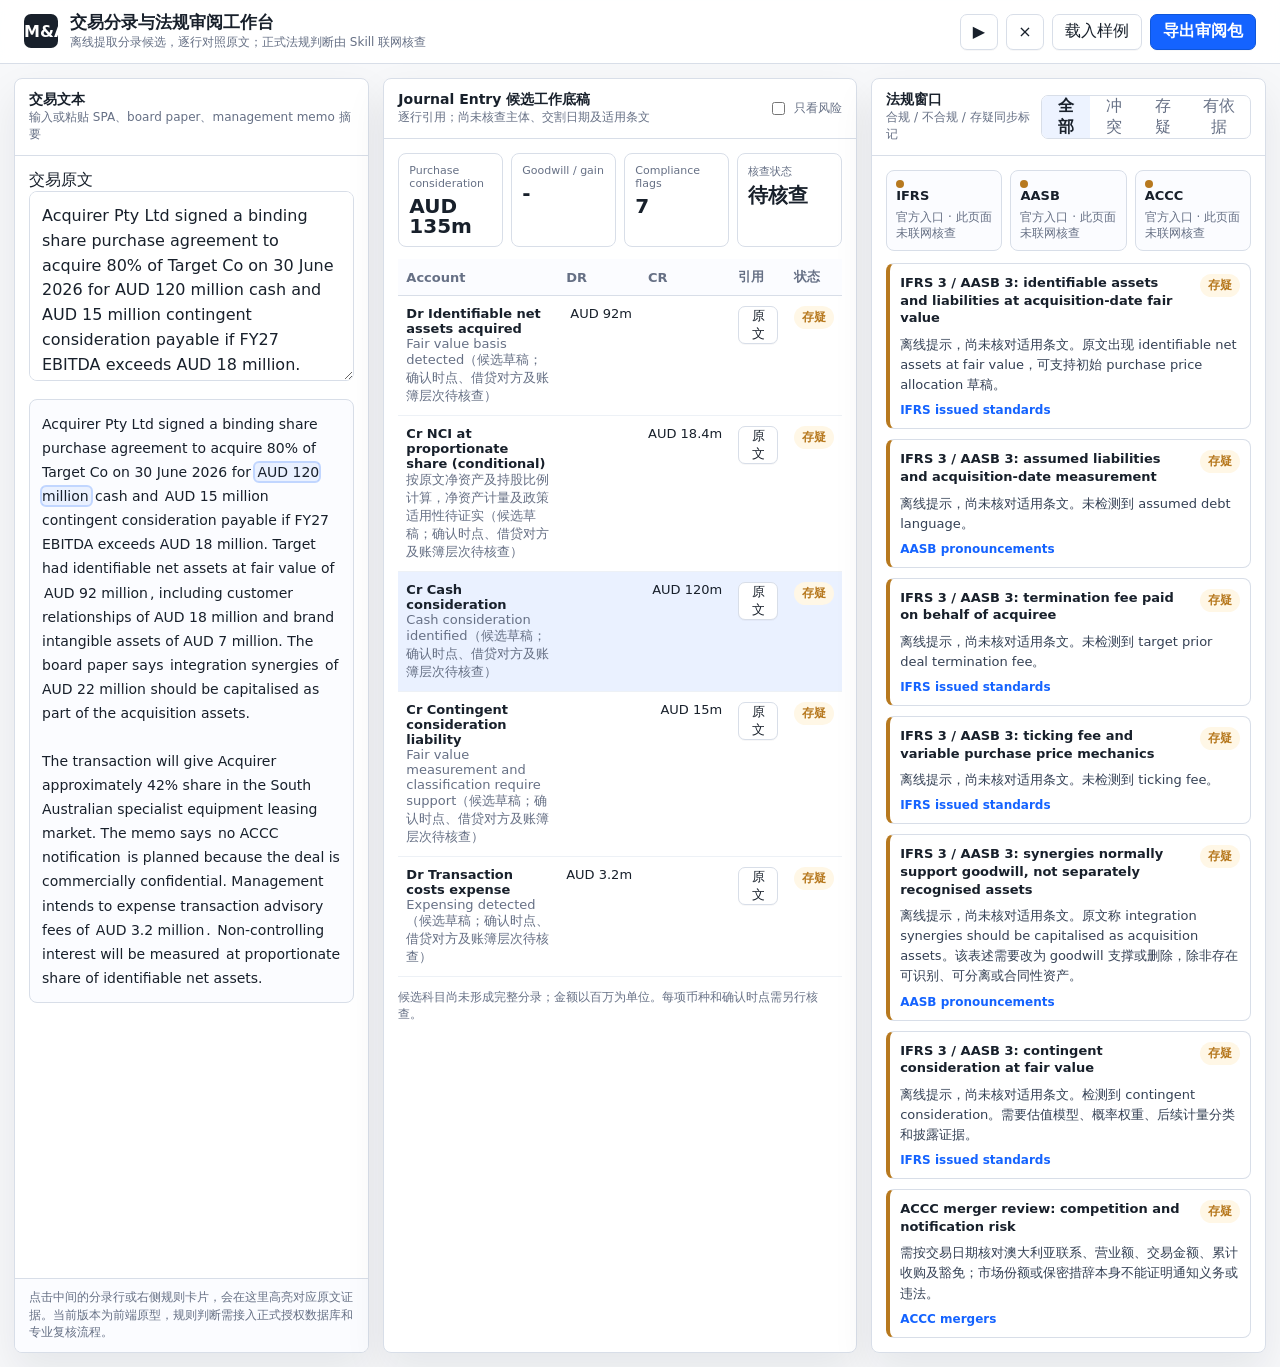
<file: financial-workbench/assets/ma-analysis-ui.html>
<!doctype html>
<html lang="zh-CN">
<head>
  <meta charset="utf-8" />
  <meta name="viewport" content="width=device-width, initial-scale=1" />
  <title>M&A Journal Entry Compliance Workspace</title>
  <style>
    :root {
      color-scheme: light;
      --bg: #f7f8fa;
      --panel: #ffffff;
      --ink: #18202b;
      --muted: #667085;
      --line: #d8dee8;
      --blue: #1463ff;
      --green: #11875d;
      --red: #c43d3d;
      --amber: #b7791f;
      --violet: #6554c0;
      --soft-blue: #eaf1ff;
      --soft-green: #eaf8f2;
      --soft-red: #fff0ef;
      --soft-amber: #fff7e6;
      --shadow: 0 18px 42px rgba(16, 24, 40, .08);
      font-family: Inter, ui-sans-serif, system-ui, -apple-system, BlinkMacSystemFont, "Segoe UI", sans-serif;
    }

    * { box-sizing: border-box; }
    body {
      margin: 0;
      min-height: 100vh;
      color: var(--ink);
      background: var(--bg);
    }

    button, textarea, input, select { font: inherit; }
    button { cursor: pointer; }

    .app {
      min-height: 100vh;
      display: grid;
      grid-template-rows: auto 1fr;
    }

    header {
      min-height: 64px;
      display: flex;
      align-items: center;
      justify-content: space-between;
      gap: 18px;
      padding: 0 24px;
      border-bottom: 1px solid var(--line);
      background: rgba(255,255,255,.9);
      backdrop-filter: blur(10px);
      position: sticky;
      top: 0;
      z-index: 20;
    }

    .brand {
      display: flex;
      align-items: center;
      gap: 12px;
      min-width: 0;
    }

    .mark {
      width: 34px;
      height: 34px;
      border-radius: 7px;
      background: #18202b;
      color: white;
      display: grid;
      place-items: center;
      font-weight: 800;
      letter-spacing: 0;
    }

    h1 {
      margin: 0;
      font-size: 17px;
      line-height: 1.2;
      letter-spacing: 0;
    }

    .sub {
      color: var(--muted);
      font-size: 12px;
      margin-top: 2px;
      white-space: nowrap;
      overflow: hidden;
      text-overflow: ellipsis;
    }

    .toolbar {
      display: flex;
      align-items: center;
      gap: 8px;
      flex-wrap: wrap;
      justify-content: flex-end;
    }

    .icon-btn, .pill, .primary {
      border: 1px solid var(--line);
      background: #fff;
      color: var(--ink);
      border-radius: 7px;
      min-height: 36px;
      display: inline-flex;
      align-items: center;
      gap: 8px;
      padding: 0 12px;
      box-shadow: 0 1px 0 rgba(16,24,40,.03);
    }

    .icon-btn {
      width: 38px;
      padding: 0;
      justify-content: center;
    }

    .primary {
      border-color: #0f56d9;
      background: var(--blue);
      color: #fff;
      font-weight: 700;
    }

    .workspace {
      display: grid;
      grid-template-columns: minmax(320px, .9fr) minmax(440px, 1.2fr) minmax(360px, 1fr);
      gap: 14px;
      padding: 14px;
      min-height: 0;
    }

    .panel {
      background: var(--panel);
      border: 1px solid var(--line);
      border-radius: 8px;
      min-height: 0;
      box-shadow: var(--shadow);
      display: flex;
      flex-direction: column;
      overflow: hidden;
    }

    .panel-head {
      min-height: 52px;
      padding: 12px 14px;
      border-bottom: 1px solid var(--line);
      display: flex;
      align-items: center;
      justify-content: space-between;
      gap: 10px;
    }

    .panel-title {
      font-size: 14px;
      font-weight: 800;
      letter-spacing: 0;
    }

    .panel-tools {
      display: flex;
      align-items: center;
      gap: 8px;
      color: var(--muted);
      font-size: 12px;
    }

    .body {
      padding: 14px;
      overflow: auto;
      min-height: 0;
      flex: 1;
    }

    textarea {
      width: 100%;
      min-height: 190px;
      resize: vertical;
      border: 1px solid var(--line);
      border-radius: 8px;
      padding: 12px;
      color: var(--ink);
      line-height: 1.55;
      outline: none;
    }

    textarea:focus { border-color: var(--blue); box-shadow: 0 0 0 3px rgba(20, 99, 255, .12); }

    .source-view {
      margin-top: 14px;
      border: 1px solid var(--line);
      border-radius: 8px;
      min-height: 210px;
      padding: 12px;
      line-height: 1.72;
      background: #fbfcff;
      font-size: 14px;
    }

    .source-seg {
      border-radius: 4px;
      padding: 1px 2px;
      transition: background .16s ease, outline .16s ease;
    }

    .source-seg.is-active { background: var(--soft-blue); outline: 2px solid rgba(20, 99, 255, .25); }
    .source-seg.is-compliant { background: var(--soft-green); }
    .source-seg.is-risk { background: var(--soft-red); }
    .source-seg.is-question { background: var(--soft-amber); }

    .summary-grid {
      display: grid;
      grid-template-columns: repeat(4, minmax(0, 1fr));
      gap: 8px;
      margin-bottom: 12px;
    }

    .metric {
      border: 1px solid var(--line);
      border-radius: 8px;
      padding: 10px;
      min-height: 74px;
      background: #fff;
    }

    .metric label {
      display: block;
      font-size: 11px;
      color: var(--muted);
      margin-bottom: 6px;
    }

    .metric strong {
      display: block;
      font-size: 20px;
      line-height: 1;
      letter-spacing: 0;
    }

    table {
      width: 100%;
      border-collapse: separate;
      border-spacing: 0;
      font-size: 13px;
    }

    th {
      text-align: left;
      color: var(--muted);
      font-weight: 700;
      border-bottom: 1px solid var(--line);
      padding: 9px 8px;
      background: #fbfcff;
      position: sticky;
      top: 0;
      z-index: 1;
    }

    td {
      border-bottom: 1px solid #edf1f6;
      padding: 10px 8px;
      vertical-align: top;
    }

    tr { transition: background .14s ease; }
    tr:hover, tr.is-selected { background: var(--soft-blue); }

    .amount {
      text-align: right;
      font-variant-numeric: tabular-nums;
      white-space: nowrap;
    }

    .tag {
      display: inline-flex;
      align-items: center;
      gap: 6px;
      padding: 3px 8px;
      border-radius: 999px;
      font-size: 12px;
      font-weight: 700;
      white-space: nowrap;
    }

    .tag.ok { color: var(--green); background: var(--soft-green); }
    .tag.bad { color: var(--red); background: var(--soft-red); }
    .tag.ask { color: var(--amber); background: var(--soft-amber); }
    .tag.info { color: var(--violet); background: #f0edff; }

    .tabs {
      display: inline-flex;
      border: 1px solid var(--line);
      border-radius: 7px;
      overflow: hidden;
      background: #fff;
    }

    .tabs button {
      border: 0;
      background: transparent;
      min-height: 31px;
      padding: 0 10px;
      color: var(--muted);
    }

    .tabs button.active {
      color: var(--ink);
      background: #edf3ff;
      font-weight: 800;
    }

    .rule-list {
      display: grid;
      gap: 10px;
    }

    .rule {
      border: 1px solid var(--line);
      border-left: 4px solid var(--blue);
      border-radius: 8px;
      padding: 10px;
      background: #fff;
    }

    .rule.bad { border-left-color: var(--red); }
    .rule.ok { border-left-color: var(--green); }
    .rule.ask { border-left-color: var(--amber); }

    .rule-top {
      display: flex;
      align-items: flex-start;
      justify-content: space-between;
      gap: 10px;
      margin-bottom: 8px;
    }

    .rule h3 {
      font-size: 13px;
      margin: 0;
      line-height: 1.35;
      letter-spacing: 0;
    }

    .rule p {
      margin: 0;
      color: #344054;
      font-size: 13px;
      line-height: 1.55;
    }

    .rule a {
      display: inline-flex;
      color: var(--blue);
      text-decoration: none;
      font-weight: 700;
      margin-top: 8px;
      font-size: 12px;
    }

    .connector-grid {
      display: grid;
      grid-template-columns: repeat(3, minmax(0, 1fr));
      gap: 8px;
      margin-bottom: 12px;
    }

    .connector {
      border: 1px solid var(--line);
      border-radius: 8px;
      padding: 9px;
      min-height: 78px;
      background: #fbfcff;
    }

    .connector strong {
      display: block;
      font-size: 13px;
      margin-bottom: 6px;
    }

    .connector span {
      color: var(--muted);
      font-size: 12px;
      line-height: 1.35;
      display: block;
    }

    .status-dot {
      width: 8px;
      height: 8px;
      border-radius: 50%;
      background: var(--amber);
      display: inline-block;
      margin-right: 6px;
    }

    .footer-note {
      color: var(--muted);
      font-size: 12px;
      line-height: 1.45;
      border-top: 1px solid var(--line);
      padding: 10px 14px;
      background: #fbfcff;
    }

    .split {
      display: flex;
      gap: 8px;
      align-items: center;
      flex-wrap: wrap;
    }

    .switch {
      display: inline-flex;
      align-items: center;
      gap: 6px;
      color: var(--muted);
      font-size: 12px;
      user-select: none;
    }

    .switch input { accent-color: var(--blue); }

    @media (max-width: 1180px) {
      .workspace { grid-template-columns: 1fr; }
      .panel { min-height: 440px; }
      header { align-items: flex-start; height: auto; padding: 12px 14px; flex-direction: column; }
      .toolbar { justify-content: flex-start; }
    }

    @media (max-width: 680px) {
      .workspace { padding: 8px; }
      .summary-grid, .connector-grid { grid-template-columns: repeat(2, minmax(0, 1fr)); }
      .body { overflow-x: auto; }
      table { min-width: 560px; }
      .panel { min-width: 0; }
      .panel-head { flex-wrap: wrap; }
      .panel-tools { overflow-wrap: anywhere; }
      .brand { align-items: flex-start; }
    }
  </style>
</head>
<body>
  <div class="app">
    <header>
      <div class="brand">
        <div class="mark">M&A</div>
        <div>
          <h1>交易分录与法规审阅工作台</h1>
          <div class="sub">离线提取分录候选，逐行对照原文；正式法规判断由 Skill 联网核查</div>
        </div>
      </div>
      <div class="toolbar">
        <button class="icon-btn" id="playBtn" title="暂停/恢复实时分析" aria-label="暂停/恢复实时分析">▶</button>
        <button class="icon-btn" id="clearBtn" title="清空输入" aria-label="清空输入">×</button>
        <button class="pill" id="sampleBtn">载入样例</button>
        <button class="primary" id="exportBtn">导出审阅包</button>
      </div>
    </header>

    <main class="workspace">
      <section class="panel">
        <div class="panel-head">
          <div>
            <div class="panel-title">交易文本</div>
            <div class="panel-tools">输入或粘贴 SPA、board paper、management memo 摘要</div>
          </div>
        </div>
        <div class="body">
          <label for="dealText">交易原文</label>
          <textarea id="dealText" spellcheck="false"></textarea>
          <div class="source-view" id="sourceView"></div>
        </div>
        <div class="footer-note">点击中间的分录行或右侧规则卡片，会在这里高亮对应原文证据。当前版本为前端原型，规则判断需接入正式授权数据库和专业复核流程。</div>
      </section>

      <section class="panel">
        <div class="panel-head">
          <div>
            <div class="panel-title">Journal Entry 候选工作底稿</div>
            <div class="panel-tools">逐行引用；尚未核查主体、交割日期及适用条文</div>
          </div>
          <label class="switch"><input type="checkbox" id="showOnlyIssues"> 只看风险</label>
        </div>
        <div class="body">
          <div class="summary-grid">
            <div class="metric"><label>Purchase consideration</label><strong id="metricPrice">-</strong></div>
            <div class="metric"><label>Goodwill / gain</label><strong id="metricGoodwill">-</strong></div>
            <div class="metric"><label>Compliance flags</label><strong id="metricFlags">0</strong></div>
            <div class="metric"><label>核查状态</label><strong id="metricConfidence">待核查</strong></div>
          </div>
          <table aria-label="Journal entries">
            <thead>
              <tr>
                <th>Account</th>
                <th>DR</th>
                <th>CR</th>
                <th>引用</th>
                <th>状态</th>
              </tr>
            </thead>
            <tbody id="entryRows"></tbody>
          </table>
          <p class="panel-tools">候选科目尚未形成完整分录；金额以百万为单位。每项币种和确认时点需另行核查。</p>
        </div>
      </section>

      <section class="panel">
        <div class="panel-head">
          <div>
            <div class="panel-title">法规窗口</div>
            <div class="panel-tools">合规 / 不合规 / 存疑同步标记</div>
          </div>
          <div class="tabs" role="tablist">
            <button class="active" data-tab="all">全部</button>
            <button data-tab="bad">冲突</button>
            <button data-tab="ask">存疑</button>
            <button data-tab="ok">有依据</button>
          </div>
        </div>
        <div class="body">
          <div class="connector-grid">
            <div class="connector"><strong><span class="status-dot"></span>IFRS</strong><span>官方入口 · 此页面未联网核查</span></div>
            <div class="connector"><strong><span class="status-dot"></span>AASB</strong><span>官方入口 · 此页面未联网核查</span></div>
            <div class="connector"><strong><span class="status-dot"></span>ACCC</strong><span>官方入口 · 此页面未联网核查</span></div>
          </div>
          <div class="rule-list" id="ruleList"></div>
        </div>
      </section>
    </main>
  </div>

  <script>
    const officialSources = {
      ifrs: "https://www.ifrs.org/issued-standards/list-of-standards/",
      aasb: "https://standards.aasb.gov.au/accounting-standards",
      accc: "https://www.accc.gov.au/business/mergers-and-acquisitions"
    };

    const sampleText = `Acquirer Pty Ltd signed a binding share purchase agreement to acquire 80% of Target Co on 30 June 2026 for AUD 120 million cash and AUD 15 million contingent consideration payable if FY27 EBITDA exceeds AUD 18 million. Target had identifiable net assets at fair value of AUD 92 million, including customer relationships of AUD 18 million and brand intangible assets of AUD 7 million. The board paper says integration synergies of AUD 22 million should be capitalised as part of the acquisition assets.

The transaction will give Acquirer approximately 42% share in the South Australian specialist equipment leasing market. The memo says no ACCC notification is planned because the deal is commercially confidential. Management intends to expense transaction advisory fees of AUD 3.2 million. Non-controlling interest will be measured at proportionate share of identifiable net assets.`;

    const textEl = document.getElementById("dealText");
    const sourceView = document.getElementById("sourceView");
    const entryRows = document.getElementById("entryRows");
    const ruleList = document.getElementById("ruleList");
    const showOnlyIssues = document.getElementById("showOnlyIssues");
    const playBtn = document.getElementById("playBtn");
    const clearBtn = document.getElementById("clearBtn");
    const sampleBtn = document.getElementById("sampleBtn");
    const exportBtn = document.getElementById("exportBtn");
    const tabs = [...document.querySelectorAll(".tabs button")];
    let running = true;
    let currentTab = "all";
    let selectedCitation = null;

    function money(value, currency = "UNKNOWN") {
      if (!Number.isFinite(value)) return "-";
      return (currency === "UNKNOWN" ? "币种未定" : currency) + " " + value.toLocaleString("en-AU", { maximumFractionDigits: 6 }) + "m";
    }

    function findMoneyNear(text, keywords) {
      const lower = text.toLowerCase();
      const candidates = [...text.matchAll(/(?:(aud|usd|us\$|a\$|\$)\s*)?([0-9]+(?:,[0-9]{3})*(?:\.[0-9]+)?)\s*(billion|million|bn|m)?\b/gi)]
        .filter(match => {
          const token = match[0].trim();
          return match[1] || match[3] || /\$/.test(token);
        });
      const matches = [];
      for (const match of candidates) {
        if (/^\s*(?:per\b[^.;,\n]{0,35}\bshare|\/\s*share)/i.test(text.slice(match.index + match[0].length))) continue;
        for (const keyword of keywords) {
          let anchor = lower.indexOf(keyword.toLowerCase());
          while (anchor >= 0) {
            const anchorEnd = anchor + keyword.length;
            const amountEnd = match.index + match[0].length;
            const gap = match.index >= anchorEnd ? text.slice(anchorEnd, match.index)
              : amountEnd <= anchor ? text.slice(amountEnd, anchor) : null;
            if (gap !== null && gap.length <= 30 && /^(?:\s|[:,\-]|\b(?:of|was|were|is|at|in|the|cash|and|approximately|about|total|estimated)\b)*$/i.test(gap)) {
              const currency = /^(?:aud|a\$)$/i.test(match[1] || "") ? "AUD"
                : /^(?:usd|us\$)$/i.test(match[1] || "") ? "USD" : "UNKNOWN";
              const unit = (match[3] || "").toLowerCase();
              const multiplier = unit.startsWith("b") ? 1000 : unit ? 1 : 0.000001;
              matches.push({ value: Number(match[2].replace(/,/g, "")) * multiplier, index: match.index, text: match[0].trimEnd(), currency, distance: gap.length });
            }
            anchor = lower.indexOf(keyword.toLowerCase(), anchor + keyword.length);
          }
        }
      }
      if (!matches.length) return null;
      return matches.sort((a, b) => a.distance - b.distance || a.index - b.index)[0];
    }

    function locate(text, patterns, fallbackStart = 0) {
      const lower = text.toLowerCase();
      for (const pattern of patterns) {
        const idx = lower.indexOf(pattern.toLowerCase());
        if (idx >= 0) return { start: idx, end: Math.min(text.length, idx + pattern.length) };
      }
      return null;
    }

    function analyze(text) {
      const price = findMoneyNear(text, ["equity value", "purchase price", "cash consideration", "for"]);
      const contingent = findMoneyNear(text, ["contingent consideration"]);
      const netAssets = findMoneyNear(text, ["net assets at fair value", "net assets"]);
      const fees = findMoneyNear(text, ["transaction advisory fees", "advisory fees"]);
      const terminationFee = findMoneyNear(text, ["termination fee"]);
      const debtSenior = findMoneyNear(text, ["senior notes"]);
      const debtBridge = findMoneyNear(text, ["borrowings from a bridge facility"]);
      const tickingFee = /ticking fee/i.test(text);
      const synergies = /(?:integration\s+)?synergies/i.test(text);
      const marketShare = [...text.matchAll(/([0-9]+(?:\.[0-9]+)?)%\s*share/gi)][0];
      const ownership = [...text.matchAll(/acquire\s+([0-9]+(?:\.[0-9]+)?)%/gi)][0];
      const nciProportionate = /proportionate share/i.test(text);
      const noNotification = /no\s+ACCC\s+notification|no\s+notification/i.test(text);
      const assumeDebt = /assume\s+[^.]{0,40}net debt|assume\s+wbd.?s\s+net debt/i.test(text);
      const publicCompanyMerger = /outstanding shares|per\s+\w+\s+share|stockholders|merger agreement/i.test(text);
      const currency = price?.currency || terminationFee?.currency || debtSenior?.currency || "UNKNOWN";
      const assumedDebt = debtSenior && debtBridge && debtSenior.currency !== "UNKNOWN" && debtSenior.currency === debtBridge.currency ? debtSenior.value + debtBridge.value : null;
      const totalConsideration = price && (!contingent || (price.currency !== "UNKNOWN" && contingent.currency === price.currency)) ? price.value + (contingent?.value || 0) : null;
      const ownershipPct = ownership ? Number(ownership[1]) / 100 : 1;
      const identifiableShare = netAssets ? netAssets.value * ownershipPct : 0;
      // The prototype has not verified acquisition date, fair values, NCI or book level.
      const goodwill = NaN;

      const citations = {
        consideration: locate(text, ["$31.00 per WBD share", "equity value of $80.9 billion", "purchase agreement", "consideration"], price?.index || 0),
        contingent: locate(text, ["AUD 15 million contingent consideration", "contingent consideration"], contingent?.index || 0),
        netAssets: locate(text, ["identifiable net assets at fair value", "net assets"], netAssets?.index || 0),
        nci: locate(text, ["Non-controlling interest will be measured", "proportionate share"], 0),
        synergy: locate(text, ["integration synergies", "capitalised as part"], synergies?.index || 0),
        accc: locate(text, ["no ACCC notification", "42% share", "commercially confidential"], marketShare?.index || 0),
        fees: locate(text, ["transaction advisory fees", "expense transaction"], fees?.index || 0),
        debt: locate(text, ["assume WBD’s net debt", "senior notes", "bridge facility"], debtSenior?.index || 0),
        ticking: locate(text, ["ticking fee", "$0.00277778", "$0.25 per WBD share"], tickingFee?.index || 0),
        termination: locate(text, ["termination fee of $2.8 billion", "paid a termination fee", "Netflix"], terminationFee?.index || 0),
        funding: locate(text, ["$46.7 billion to be received", "Ellison Parties", "Subscription Agreements"], 0)
      };

      const amountCitations = { consideration: price, contingent, netAssets, fees, termination: terminationFee };
      for (const [key, amount] of Object.entries(amountCitations)) {
        if (amount) citations[key] = { start: amount.index, end: amount.index + amount.text.length };
        else citations[key] = null;
      }
      if (debtSenior) citations.debt = { start: debtSenior.index, end: debtSenior.index + debtSenior.text.length };
      if (debtBridge) citations.debtBridge = { start: debtBridge.index, end: debtBridge.index + debtBridge.text.length };

      const entries = [];
      if (netAssets) entries.push({ account: "Dr Identifiable net assets acquired", dr: netAssets.value, cr: null, citation: "netAssets", status: "ok", note: "Fair value basis detected" });
      if (Number.isFinite(goodwill) && goodwill >= 0) entries.push({ account: "Dr Goodwill", dr: goodwill, cr: null, citation: "consideration", status: synergies ? "ask" : "ok", note: synergies ? "Goodwill may include unsupported synergy language" : "Calculated from consideration less acquirer's share of net assets" });
      if (nciProportionate && netAssets && ownershipPct < 1) entries.push({ account: "Cr NCI at proportionate share (conditional)", dr: null, cr: netAssets.value * (1 - ownershipPct), citation: "nci", status: "ask", note: "按原文净资产及持股比例计算，净资产计量及政策适用性待证实" });
      if (price) entries.push({ account: "Cr Cash consideration", dr: null, cr: price.value, citation: "consideration", status: "ok", note: "Cash consideration identified" });
      if (contingent) entries.push({ account: "Cr Contingent consideration liability", dr: null, cr: contingent.value, citation: "contingent", status: "ask", note: "Fair value measurement and classification require support" });
      if (fees) entries.push({ account: "Dr Transaction costs expense", dr: fees.value, cr: null, citation: "fees", status: "ok", note: "Expensing detected" });
      if (!netAssets && price) entries.unshift({ account: "Memo: PPA / goodwill pending", dr: null, cr: null, citation: "consideration", status: "ask", note: "缺少 PPA、收购日期及计量依据；不生成商誉占位金额" });
      if (debtSenior) entries.push({ account: "Memo: historical senior notes", dr: null, cr: null, citation: "debt", status: "ask", note: money(debtSenior.value, debtSenior.currency) + "；历史债务与收购日公允价值、再融资分别核查" });
      if (debtBridge) entries.push({ account: "Memo: historical bridge borrowing", dr: null, cr: null, citation: "debtBridge", status: "ask", note: money(debtBridge.value, debtBridge.currency) + "；融资承诺不等于已收借款" });
      if (tickingFee) entries.push({ account: "Memo: ticking fee consideration adjustment", dr: null, cr: null, citation: "ticking", status: "ask", note: "Per-share term detected; needs share count and closing date before JE amount can be calculated" });
      if (terminationFee) entries.push({ account: "Dr Acquisition-related / settlement cost", dr: terminationFee.value, cr: null, citation: "termination", status: "ask", note: "Payment on behalf of target may affect consideration, expense, or settlement accounting depending on facts" });

      const rules = [
        {
          id: "ifrs3-assets",
          status: netAssets ? "ok" : "ask",
          citation: "netAssets",
          title: "IFRS 3 / AASB 3: identifiable assets and liabilities at acquisition-date fair value",
          body: netAssets ? "原文出现 identifiable net assets at fair value，可支持初始 purchase price allocation 草稿。" : "未检测到 acquisition-date fair value 的可识别资产和负债依据。",
          source: "IFRS issued standards",
          url: officialSources.ifrs
        },
        {
          id: "ifrs3-debt",
          status: assumeDebt ? "ask" : "ok",
          citation: "debt",
          title: "IFRS 3 / AASB 3: assumed liabilities and acquisition-date measurement",
          body: assumeDebt ? "检测到 assume net debt、senior notes 和 bridge facility。需要区分 acquisition-date assumed liabilities、公允价值计量、以及后续 refinancing 的融资现金流列报。" : "未检测到 assumed debt language。",
          source: "AASB pronouncements",
          url: officialSources.aasb
        },
        {
          id: "ifrs3-termination",
          status: terminationFee ? "ask" : "ok",
          citation: "termination",
          title: "IFRS 3 / AASB 3: termination fee paid on behalf of acquiree",
          body: terminationFee ? "检测到为 WBD 支付给 Netflix 的 termination fee。需要判断是否属于 transferred consideration、separate transaction、pre-existing relationship settlement 或 acquisition-related cost。" : "未检测到 target prior deal termination fee。",
          source: "IFRS issued standards",
          url: officialSources.ifrs
        },
        {
          id: "ifrs3-ticking",
          status: tickingFee ? "ask" : "ok",
          citation: "ticking",
          title: "IFRS 3 / AASB 3: ticking fee and variable purchase price mechanics",
          body: tickingFee ? "检测到按天累计的 ticking fee。需要 closing date、股数、cap 条款和是否视为 consideration adjustment 的会计备忘录。" : "未检测到 ticking fee。",
          source: "IFRS issued standards",
          url: officialSources.ifrs
        },
        {
          id: "ifrs3-synergy",
          status: synergies ? "bad" : "ok",
          citation: "synergy",
          title: "IFRS 3 / AASB 3: synergies normally support goodwill, not separately recognised assets",
          body: synergies ? "原文称 integration synergies should be capitalised as acquisition assets。该表述需要改为 goodwill 支撑或删除，除非存在可识别、可分离或合同性资产。" : "未发现把 integration synergy 直接资本化为独立资产的表述。",
          source: "AASB pronouncements",
          url: officialSources.aasb
        },
        {
          id: "ifrs3-contingent",
          status: contingent ? "ask" : "ok",
          citation: "contingent",
          title: "IFRS 3 / AASB 3: contingent consideration at fair value",
          body: contingent ? "检测到 contingent consideration。需要估值模型、概率权重、后续计量分类和披露证据。" : "未检测到或有对价。",
          source: "IFRS issued standards",
          url: officialSources.ifrs
        },
        {
          id: "accc-merger",
          status: noNotification || (marketShare && Number(marketShare[1]) >= 40) ? "bad" : "ask",
          citation: "accc",
          title: "ACCC merger review: competition and notification risk",
          body: marketShare ? `检测到 ${marketShare[1]}% market share，并出现 notification 相关表述。需要按 ACCC merger regime 做市场定义、竞争影响、threshold 和 filing 策略复核。` : publicCompanyMerger ? "检测到大型 public-company merger，但未检测到澳大利亚市场份额、local nexus 或 notification strategy；ACCC 窗口标为存疑。" : "未检测到市场份额或竞争影响信息，无法完成 ACCC 风险判断。",
          source: "ACCC mergers",
          url: officialSources.accc
        }
      ];

      for (const entry of entries) {
        entry.status = "ask";
        entry.currency = amountCitations[entry.citation]?.currency || currency;
        entry.note += "（候选草稿；确认时点、借贷对方及账簿层次待核查）";
      }
      // Keyword extraction cannot establish legal or accounting compliance.
      for (const rule of rules) {
        rule.status = "ask";
        rule.body = "离线提示，尚未核对适用条文。" + rule.body;
      }
      const acccRule = rules.find(rule => rule.id === "accc-merger");
      acccRule.body = "需按交易日期核对澳大利亚联系、营业额、交易金额、累计收购及豁免；市场份额或保密措辞本身不能证明通知义务或违法。";
      return { price, contingent, netAssets, totalConsideration, goodwill, entries, rules, citations, currency };
    }

    function renderSource(text, citations, selected) {
      if (!text.trim()) {
        sourceView.innerHTML = "<span style='color:#667085'>原文引用高亮区会在这里显示。</span>";
        return;
      }
      const ranges = Object.entries(citations).filter(([, r]) => r && r.end > r.start);
      const boundaries = [...new Set([0, text.length, ...ranges.flatMap(([, r]) => [r.start, r.end])])].sort((a, b) => a - b);
      let html = "";
      for (let i = 0; i < boundaries.length - 1; i++) {
        const start = boundaries[i], end = boundaries[i + 1];
        const covering = ranges.filter(([, r]) => r.start <= start && r.end >= end);
        const chosen = covering.find(([key]) => key === selected) || covering[0];
        const escaped = escapeHtml(text.slice(start, end));
        if (!chosen) { html += escaped; continue; }
        const key = chosen[0];
        const active = key === selected ? " is-active" : "";
        html += `<span class="source-seg${active}" data-citation="${key}">${escaped}</span>`;
      }
      sourceView.innerHTML = html.replace(/\n/g, "<br>");
    }

    function escapeHtml(s) {
      return s.replace(/[&<>"']/g, c => ({ "&": "&amp;", "<": "&lt;", ">": "&gt;", '"': "&quot;", "'": "&#039;" }[c]));
    }

    function statusTag(status) {
      if (status === "ok") return '<span class="tag ok">有依据支持</span>';
      if (status === "bad") return '<span class="tag bad">冲突</span>';
      return '<span class="tag ask">存疑</span>';
    }

    function renderEntries(model) {
      const rows = showOnlyIssues.checked ? model.entries.filter(e => e.status !== "ok") : model.entries;
      entryRows.innerHTML = rows.map((entry, index) => `
        <tr data-citation="${entry.citation}" class="${selectedCitation === entry.citation ? "is-selected" : ""}">
          <td><strong>${escapeHtml(entry.account)}</strong><br><span style="color:#667085">${escapeHtml(entry.note)}</span></td>
          <td class="amount">${entry.dr !== null ? money(entry.dr, entry.currency) : ""}</td>
          <td class="amount">${entry.cr !== null ? money(entry.cr, entry.currency) : ""}</td>
          <td>${model.citations[entry.citation] ? `<button class="pill" data-citation="${entry.citation}">原文</button>` : "缺少证据"}</td>
          <td>${statusTag(entry.status)}</td>
        </tr>
      `).join("") || `<tr><td colspan="5" style="color:#667085">等待可识别金额和交易事实。</td></tr>`;
    }

    function renderRules(model) {
      const filtered = currentTab === "all" ? model.rules : model.rules.filter(rule => rule.status === currentTab);
      ruleList.innerHTML = filtered.map(rule => `
        <article class="rule ${rule.status}" data-citation="${rule.citation}">
          <div class="rule-top">
            <h3>${escapeHtml(rule.title)}</h3>
            ${statusTag(rule.status)}
          </div>
          <p>${escapeHtml(rule.body)}</p>
          <a href="${rule.url}" target="_blank" rel="noreferrer">${escapeHtml(rule.source)}</a>
        </article>
      `).join("") || `<div style="color:#667085;font-size:13px">当前筛选下没有规则项。</div>`;
    }

    function renderMetrics(model) {
      document.getElementById("metricPrice").textContent = model.totalConsideration ? money(model.totalConsideration, model.currency) : "-";
      document.getElementById("metricGoodwill").textContent = Number.isFinite(model.goodwill) ? money(model.goodwill, model.currency) : "-";
      document.getElementById("metricFlags").textContent = model.rules.filter(r => r.status !== "ok").length;
      document.getElementById("metricConfidence").textContent = model.entries.length ? "待核查" : "待输入";
    }

    function refresh() {
      const model = analyze(textEl.value);
      if (!model.citations[selectedCitation]) selectedCitation = Object.keys(model.citations)[0] || null;
      renderSource(textEl.value, model.citations, selectedCitation);
      renderMetrics(model);
      renderEntries(model);
      renderRules(model);
      return model;
    }

    function scheduleRefresh() {
      if (running) refresh();
    }

    textEl.addEventListener("input", scheduleRefresh);
    showOnlyIssues.addEventListener("change", refresh);
    sampleBtn.addEventListener("click", () => { textEl.value = sampleText; selectedCitation = "consideration"; refresh(); });
    clearBtn.addEventListener("click", () => { textEl.value = ""; selectedCitation = null; refresh(); });
    playBtn.addEventListener("click", () => {
      running = !running;
      playBtn.textContent = running ? "▶" : "Ⅱ";
      if (running) refresh();
    });

    tabs.forEach(tab => tab.addEventListener("click", () => {
      tabs.forEach(t => t.classList.remove("active"));
      tab.classList.add("active");
      currentTab = tab.dataset.tab;
      refresh();
    }));

    document.addEventListener("click", event => {
      const target = event.target.closest("[data-citation]");
      if (!target) return;
      selectedCitation = target.dataset.citation;
      refresh();
      sourceView.querySelector(".is-active")?.scrollIntoView({ block: "nearest", behavior: "smooth" });
    });

    exportBtn.addEventListener("click", () => {
      const model = analyze(textEl.value);
      const payload = {
        schemaVersion: 1,
        createdAt: new Date().toISOString(),
        sourceText: textEl.value,
        citations: Object.fromEntries(Object.entries(model.citations).map(([key, range]) => [key, range ? { ...range, quote: textEl.value.slice(range.start, range.end) } : null])),
        sourceOffsetUnit: "UTF-16 code units; end exclusive",
        amountUnit: "million",
        ledgerState: "unposted-incomplete-candidates",
        regulatoryRetrieval: "not-performed-by-offline-ui",
        entries: model.entries,
        rules: model.rules,
        officialSources
      };
      const blob = new Blob([JSON.stringify(payload, null, 2)], { type: "application/json" });
      const url = URL.createObjectURL(blob);
      const a = document.createElement("a");
      a.href = url;
      a.download = "ma-journal-review-package.json";
      a.click();
      URL.revokeObjectURL(url);
    });

    textEl.value = sampleText;
    refresh();
  </script>
</body>
</html>
</file>
